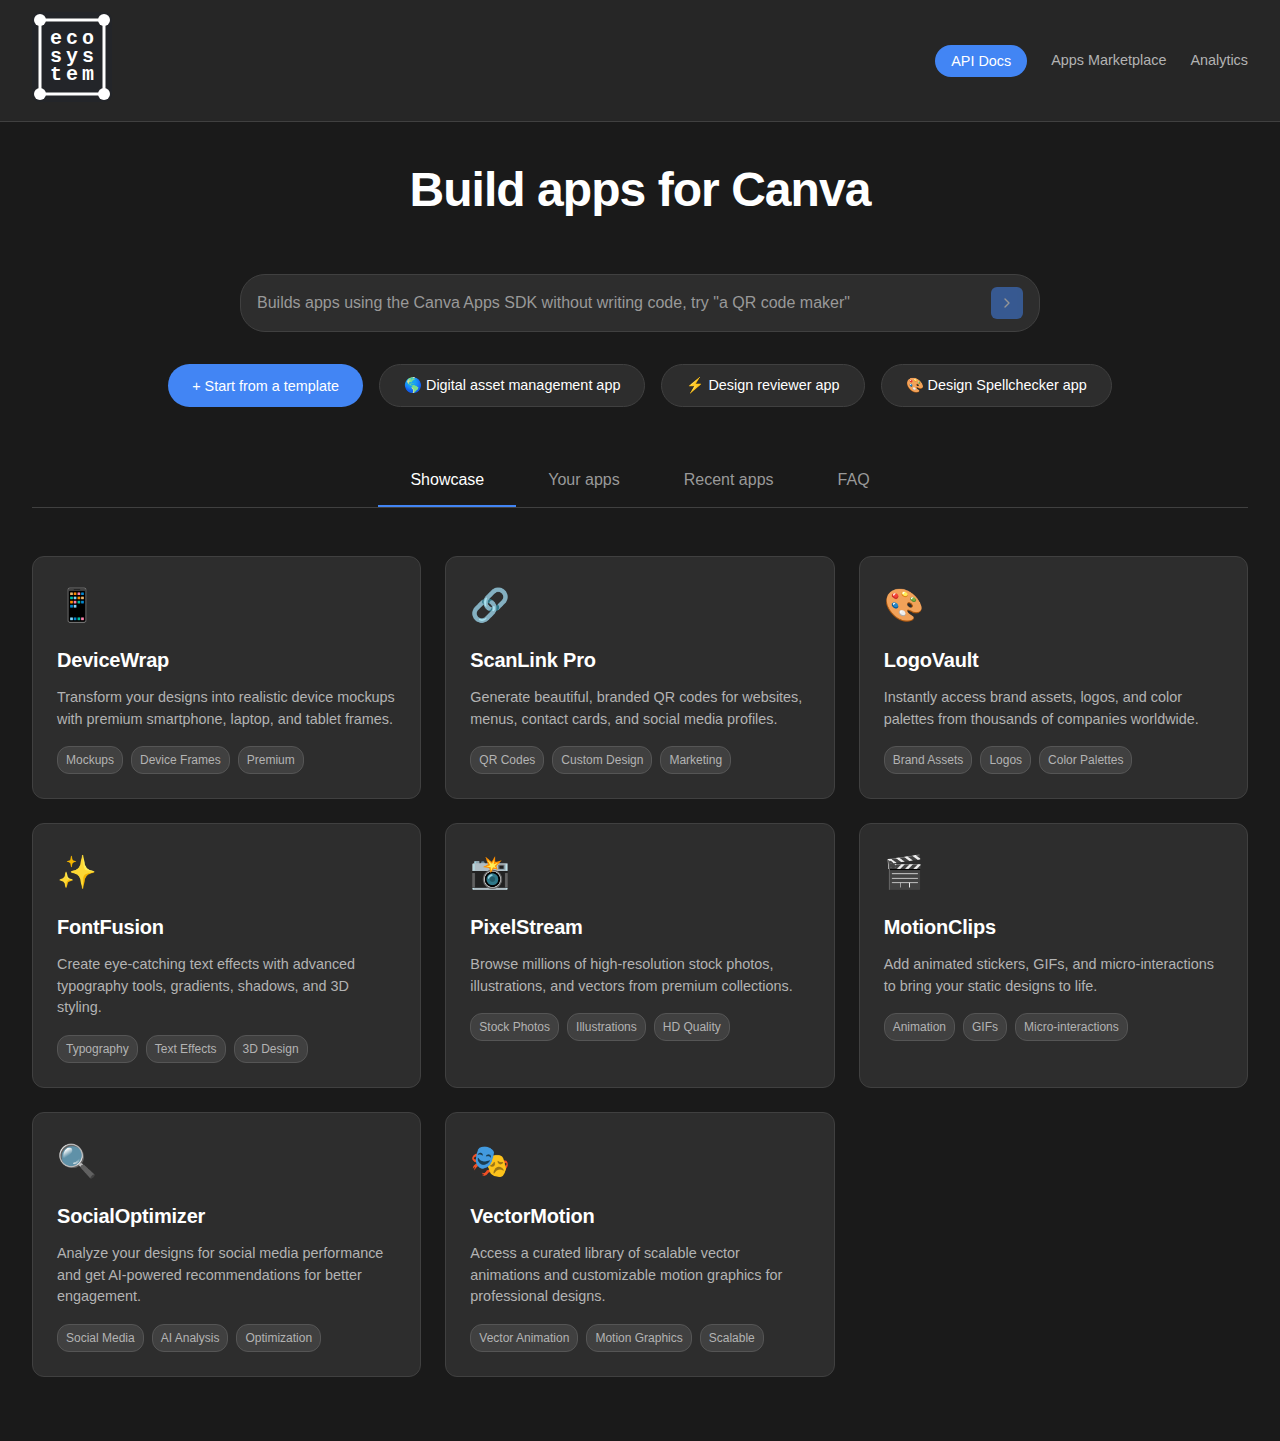
<file: index.html>
<!DOCTYPE html>
<html lang="en">
<head>
    <meta charset="UTF-8">
    <meta name="viewport" content="width=device-width, initial-scale=1.0">
    <title>Vibe Code apps for Canva</title>
    <link rel="stylesheet" href="styles.css">
</head>
<body>
    <div class="container">
        <!-- Header -->
        <header class="header">
            <div class="header-content">
                <div class="logo">
                    <svg width="80" height="90" viewBox="0 0 80 90" fill="none" xmlns="http://www.w3.org/2000/svg" style="background:#232529; border-radius:8px;">
                        <rect x="8" y="8" width="64" height="74" rx="0" stroke="white" stroke-width="3"/>
                        <circle cx="8" cy="8" r="6" fill="white"/>
                        <circle cx="72" cy="8" r="6" fill="white"/>
                        <circle cx="8" cy="82" r="6" fill="white"/>
                        <circle cx="72" cy="82" r="6" fill="white"/>
                        <g font-family="monospace, 'Courier New', Courier" font-weight="bold" font-size="20" fill="white" text-anchor="middle">
                            <text x="24" y="32">e</text>
                            <text x="40" y="32">c</text>
                            <text x="56" y="32">o</text>
                            <text x="24" y="50">s</text>
                            <text x="40" y="50">y</text>
                            <text x="56" y="50">s</text>
                            <text x="24" y="68">t</text>
                            <text x="40" y="68">e</text>
                            <text x="56" y="68">m</text>
                        </g>
                    </svg>
                </div>
                <div class="header-right">
                    <button class="api-key-btn">API Docs</button>
                    <span class="nav-item">Apps Marketplace</span>
                    <span class="nav-item">Analytics</span>
                    
                </div>
            </div>
        </header>

        <!-- Main Content -->
        <main class="main-content">
            <!-- Title Section -->
            <div class="title-section">
                <h1 class="main-title">
                    Build apps for <span class="canva-text">Canva</span>
                </h1>
            </div>

            <!-- Search Bar -->
            <div class="search-section">
                <div class="search-bar">
                    <input type="text" placeholder="Builds apps using the Canva Apps SDK without writing code, try &quot;a QR code maker&quot;" class="search-input">
                    <button class="search-btn" id="searchButton" disabled>
                        <svg width="24" height="24" viewBox="0 0 24 24" fill="none" xmlns="http://www.w3.org/2000/svg">
                            <path d="M9 18L15 12L9 6" stroke="white" stroke-width="2" stroke-linecap="round" stroke-linejoin="round"/>
                        </svg>
                    </button>
                    
                </div>
            </div>

            <!-- Action Buttons -->
            <div class="action-buttons">
                <button class="action-btn primary" id="startTemplateBtn">+ Start from a template</button>
                <button class="action-btn secondary" data-search-text="Design an app that connects my Google Drive to Canva for seamless asset management">🌎 Digital asset management app</button>
                <button class="action-btn secondary" data-search-text="Create a design review app that helps teams collaborate and provide feedback on creative projects">⚡ Design reviewer app</button>
                <button class="action-btn secondary" data-search-text="Build a design spellchecker that ensures brand consistency and catches design errors automatically">🎨 Design Spellchecker app</button>
            </div>

            <!-- Navigation Tabs -->
            <nav class="nav-tabs">
                <button class="nav-tab active">Showcase</button>
                <button class="nav-tab">Your apps</button>
                <button class="nav-tab">Recent apps</button>
                <button class="nav-tab">FAQ</button>
            </nav>

            <!-- App Cards Grid -->
            <div class="app-grid">
                <div class="app-card">
                    <div class="app-icon">📱</div>
                    <h3 class="app-title">DeviceWrap</h3>
                    <p class="app-description">Transform your designs into realistic device mockups with premium smartphone, laptop, and tablet frames.</p>
                    <div class="app-tags">
                        <span class="tag">Mockups</span>
                        <span class="tag">Device Frames</span>
                        <span class="tag">Premium</span>
                    </div>
                </div>

                <div class="app-card">
                    <div class="app-icon">🔗</div>
                    <h3 class="app-title">ScanLink Pro</h3>
                    <p class="app-description">Generate beautiful, branded QR codes for websites, menus, contact cards, and social media profiles.</p>
                    <div class="app-tags">
                        <span class="tag">QR Codes</span>
                        <span class="tag">Custom Design</span>
                        <span class="tag">Marketing</span>
                    </div>
                </div>

                <div class="app-card">
                    <div class="app-icon">🎨</div>
                    <h3 class="app-title">LogoVault</h3>
                    <p class="app-description">Instantly access brand assets, logos, and color palettes from thousands of companies worldwide.</p>
                    <div class="app-tags">
                        <span class="tag">Brand Assets</span>
                        <span class="tag">Logos</span>
                        <span class="tag">Color Palettes</span>
                    </div>
                </div>

                <div class="app-card">
                    <div class="app-icon">✨</div>
                    <h3 class="app-title">FontFusion</h3>
                    <p class="app-description">Create eye-catching text effects with advanced typography tools, gradients, shadows, and 3D styling.</p>
                    <div class="app-tags">
                        <span class="tag">Typography</span>
                        <span class="tag">Text Effects</span>
                        <span class="tag">3D Design</span>
                    </div>
                </div>

                <div class="app-card">
                    <div class="app-icon">📸</div>
                    <h3 class="app-title">PixelStream</h3>
                    <p class="app-description">Browse millions of high-resolution stock photos, illustrations, and vectors from premium collections.</p>
                    <div class="app-tags">
                        <span class="tag">Stock Photos</span>
                        <span class="tag">Illustrations</span>
                        <span class="tag">HD Quality</span>
                    </div>
                </div>

                <div class="app-card">
                    <div class="app-icon">🎬</div>
                    <h3 class="app-title">MotionClips</h3>
                    <p class="app-description">Add animated stickers, GIFs, and micro-interactions to bring your static designs to life.</p>
                    <div class="app-tags">
                        <span class="tag">Animation</span>
                        <span class="tag">GIFs</span>
                        <span class="tag">Micro-interactions</span>
                    </div>
                </div>

                <div class="app-card">
                    <div class="app-icon">🔍</div>
                    <h3 class="app-title">SocialOptimizer</h3>
                    <p class="app-description">Analyze your designs for social media performance and get AI-powered recommendations for better engagement.</p>
                    <div class="app-tags">
                        <span class="tag">Social Media</span>
                        <span class="tag">AI Analysis</span>
                        <span class="tag">Optimization</span>
                    </div>
                </div>

                <div class="app-card">
                    <div class="app-icon">🎭</div>
                    <h3 class="app-title">VectorMotion</h3>
                    <p class="app-description">Access a curated library of scalable vector animations and customizable motion graphics for professional designs.</p>
                    <div class="app-tags">
                        <span class="tag">Vector Animation</span>
                        <span class="tag">Motion Graphics</span>
                        <span class="tag">Scalable</span>
                    </div>
                </div>
            </div>
        </main>
    </div>

    <!-- Template Modal -->
    <div class="modal-overlay" id="templateModal">
        <div class="modal-container">
            <div class="modal-header">
                <div class="modal-tabs">
                    
                    <button class="modal-tab">Choose an app template</button>
                </div>
                <button class="modal-close" id="closeModal">×</button>
            </div>
            
            <div class="modal-content">
                <div class="template-grid">
                    <div class="template-card">
                        <div class="template-icon">📝</div>
                        <h3 class="template-title">Empty</h3>
                        <p class="template-description">An empty app</p>
                    </div>

                    <div class="template-card">
                        <div class="template-icon">🎨</div>
                        <h3 class="template-title">AI Image Generator</h3>
                        <p class="template-description">Create AI-generated images using advanced models</p>
                    </div>

                    <div class="template-card">
                        <div class="template-icon">✂️</div>
                        <h3 class="template-title">Image Editor</h3>
                        <p class="template-description">Edit and enhance images with powerful tools</p>
                    </div>

                    <div class="template-card">
                        <div class="template-icon">🏠</div>
                        <h3 class="template-title">Real Estate Listings</h3>
                        <p class="template-description">Manage and showcase property listings</p>
                    </div>

                    <div class="template-card">
                        <div class="template-icon">📁</div>
                        <h3 class="template-title">DAM App</h3>
                        <p class="template-description">Digital Asset Management system for organizing files</p>
                    </div>

                    <div class="template-card">
                        <div class="template-icon">🔍</div>
                        <h3 class="template-title">Searchable List</h3>
                        <p class="template-description">Create searchable and filterable lists</p>
                    </div>

                    <div class="template-card">
                        <div class="template-icon">💬</div>
                        <h3 class="template-title">Chat App</h3>
                        <p class="template-description">Real-time messaging and communication platform</p>
                    </div>

                    <div class="template-card">
                        <div class="template-icon">📚</div>
                        <h3 class="template-title">Publishing App</h3>
                        <p class="template-description">Content creation and publishing platform</p>
                    </div>
                </div>
            </div>
        </div>
    </div>

    <script>
        // Modal functionality
        const templateModal = document.getElementById('templateModal');
        const startTemplateBtn = document.getElementById('startTemplateBtn');
        const closeModal = document.getElementById('closeModal');
        const searchInput = document.querySelector('.search-input');
        const searchButton = document.getElementById('searchButton');

        // Open modal
        startTemplateBtn.addEventListener('click', () => {
            templateModal.style.display = 'flex';
            document.body.style.overflow = 'hidden';
        });

        // Close modal
        closeModal.addEventListener('click', () => {
            templateModal.style.display = 'none';
            document.body.style.overflow = 'auto';
        });

        // Close modal when clicking outside
        templateModal.addEventListener('click', (e) => {
            if (e.target === templateModal) {
                templateModal.style.display = 'none';
                document.body.style.overflow = 'auto';
            }
        });

        // Template card click handlers
        document.querySelectorAll('.template-card').forEach(card => {
            card.addEventListener('click', () => {
                const title = card.querySelector('.template-title').textContent;
                templateModal.style.display = 'none';
                document.body.style.overflow = 'auto';
                // Navigate to app builder
                window.location.href = `app-builder.html?app=${encodeURIComponent(title)}`;
            });
        });

        // Action button click handlers to populate search input
        document.querySelectorAll('.action-btn.secondary').forEach(button => {
            button.addEventListener('click', () => {
                const searchText = button.getAttribute('data-search-text');
                if (searchText && searchInput) {
                    searchInput.value = searchText;
                    searchInput.focus();
                    
                    // Update search button state after populating text
                    updateSearchButton();
                    
                    // Add a subtle animation to highlight the change
                    searchInput.style.borderColor = '#4285f4';
                    setTimeout(() => {
                        searchInput.style.borderColor = '';
                    }, 1000);
                }
            });
        });

        // Showcase app card click handlers
        document.querySelectorAll('.app-card').forEach(card => {
            card.addEventListener('click', () => {
                const title = card.querySelector('.app-title').textContent;
                // Navigate to app builder
                window.location.href = `app-builder.html?app=${encodeURIComponent(title)}`;
            });
        });

        // Search functionality
        function updateSearchButton() {
            const hasText = searchInput.value.trim().length > 0;
            searchButton.disabled = !hasText;
            if (hasText) {
                searchButton.style.opacity = '1';
                searchButton.style.cursor = 'pointer';
            } else {
                searchButton.style.opacity = '0.5';
                searchButton.style.cursor = 'not-allowed';
            }
        }

        // Listen for input changes
        searchInput.addEventListener('input', updateSearchButton);
        searchInput.addEventListener('keypress', (e) => {
            if (e.key === 'Enter' && !searchButton.disabled) {
                navigateToBuilder();
            }
        });

        // Search button click handler
        searchButton.addEventListener('click', () => {
            if (!searchButton.disabled) {
                navigateToBuilder();
            }
        });

        function navigateToBuilder() {
            const query = searchInput.value.trim();
            if (query) {
                // Navigate to app builder with search query
                window.location.href = `app-builder.html?query=${encodeURIComponent(query)}`;
            }
        }

        // Initialize button state
        updateSearchButton();
    </script>
</body>
</html>
</file>
<file: styles.css>
/* Font Loading */
@font-face {
    font-family: 'Canva Sans';
    font-display: swap;
}

@font-face {
    font-family: 'Canva Sans Display';
    font-display: swap;
}

* {
    margin: 0;
    padding: 0;
    box-sizing: border-box;
}

body {
    font-family: 'Canva Sans', -apple-system, BlinkMacSystemFont, 'Segoe UI', Roboto, Helvetica, Arial, sans-serif;
    background-color: #1a1a1a;
    color: #ffffff;
    line-height: 1.5;
    min-height: 100vh;
    font-feature-settings: "kern" 1;
    -webkit-font-smoothing: antialiased;
    -moz-osx-font-smoothing: grayscale;
}

.container {
    min-height: 100vh;
    display: flex;
    flex-direction: column;
}

/* Header Styles */
.header {
    background-color: #262626;
    border-bottom: 1px solid #404040;
    padding: 0.75rem 2rem;
    position: sticky;
    top: 0;
    z-index: 100;
}

.header-content {
    display: flex;
    justify-content: space-between;
    align-items: center;
    max-width: 1400px;
    margin: 0 auto;
}

.logo {
    color: #4285f4;
}

.header-right {
    display: flex;
    align-items: center;
    gap: 1.5rem;
}

.api-key-btn {
    background-color: #4285f4;
    color: white;
    border: none;
    padding: 0.5rem 1rem;
    border-radius: 20px;
    cursor: pointer;
    font-size: 0.9rem;
    font-weight: 500;
    transition: background-color 0.2s;
}

.api-key-btn:hover {
    background-color: #3367d6;
}

.nav-item {
    color: #b3b3b3;
    cursor: pointer;
    font-size: 0.9rem;
    font-weight: 500;
    transition: color 0.2s;
}

.nav-item:hover {
    color: #ffffff;
}

.settings-icon, 
.profile-icon {
    cursor: pointer;
    font-size: 1.2rem;
}

/* Main Content */
.main-content {
    flex: 1;
    max-width: 1400px;
    margin: 0 auto;
    padding: 2rem;
    width: 100%;
}

/* Title Section */
.title-section {
    text-align: center;
    margin-bottom: 3rem;
}

.main-title {
    font-family: 'Canva Sans Display', 'Canva Sans', -apple-system, BlinkMacSystemFont, sans-serif;
    font-size: 3rem;
    font-weight: 600;
    margin-bottom: 1rem;
    letter-spacing: -0.02em;
}

.gemini-text {
    background: linear-gradient(45deg, #4285f4, #34a853, #fbbc04, #ea4335);
    -webkit-background-clip: text;
    -webkit-text-fill-color: transparent;
    background-clip: text;
    font-weight: 400;
}

.experimental-badge {
    display: inline-block;
    background-color: #4285f4;
    color: white;
    font-size: 0.7rem;
    padding: 0.25rem 0.5rem;
    border-radius: 4px;
    margin-left: 0.5rem;
    font-weight: 500;
    vertical-align: super;
}

/* Search Section */
.search-section {
    margin-bottom: 2rem;
}

.search-bar {
    display: flex;
    align-items: center;
    background-color: #2d2d2d;
    border: 1px solid #404040;
    border-radius: 25px;
    padding: 0.75rem 1rem;
    max-width: 800px;
    margin: 0 auto;
    gap: 0.5rem;
}

.search-input {
    flex: 1;
    background: none;
    border: none;
    color: #ffffff;
    font-size: 1rem;
    font-weight: 400;
    outline: none;
}

.search-input::placeholder {
    color: #999999;
}

.search-btn {
    background-color: #4285f4;
    border: none;
    color: white;
    cursor: pointer;
    padding: 0.5rem;
    border-radius: 6px;
    transition: all 0.2s;
    opacity: 0.5;
    display: flex;
    align-items: center;
    justify-content: center;
}

.search-btn:not(:disabled):hover {
    background-color: #3367d6;
    transform: translateX(2px);
}

.search-btn:disabled {
    cursor: not-allowed;
    opacity: 0.5;
}

.search-btn svg {
    width: 16px;
    height: 16px;
}

/* Action Buttons */
.action-buttons {
    display: flex;
    justify-content: center;
    gap: 1rem;
    margin-bottom: 3rem;
    flex-wrap: wrap;
}

.action-btn {
    padding: 0.75rem 1.5rem;
    border-radius: 25px;
    cursor: pointer;
    font-size: 0.9rem;
    font-weight: 500;
    transition: all 0.2s;
    border: 1px solid transparent;
}

.action-btn.primary {
    background-color: #4285f4;
    color: white;
    border: none;
}

.action-btn.primary:hover {
    background-color: #3367d6;
}

.action-btn.secondary {
    background-color: #2d2d2d;
    color: #ffffff;
    border: 1px solid #404040;
}

.action-btn.secondary:hover {
    background-color: #404040;
}

/* Navigation Tabs */
.nav-tabs {
    display: flex;
    justify-content: center;
    gap: 0;
    margin-bottom: 3rem;
    border-bottom: 1px solid #404040;
}

.nav-tab {
    background: none;
    border: none;
    color: #999999;
    cursor: pointer;
    padding: 1rem 2rem;
    font-size: 1rem;
    font-weight: 500;
    transition: all 0.2s;
    border-bottom: 2px solid transparent;
}

.nav-tab:hover {
    color: #ffffff;
}

.nav-tab.active {
    color: #ffffff;
    border-bottom-color: #4285f4;
}

/* App Grid */
.app-grid {
    display: grid;
    grid-template-columns: repeat(auto-fill, minmax(320px, 1fr));
    gap: 1.5rem;
    margin-bottom: 2rem;
}

.app-card {
    background-color: #2d2d2d;
    border: 1px solid #404040;
    border-radius: 12px;
    padding: 1.5rem;
    transition: all 0.2s;
    cursor: pointer;
}

.app-card:hover {
    background-color: #353535;
    border-color: #4285f4;
    transform: translateY(-2px);
}

.app-icon {
    font-size: 2rem;
    margin-bottom: 1rem;
    display: block;
}

.app-title {
    font-family: 'Canva Sans Display', 'Canva Sans', -apple-system, BlinkMacSystemFont, sans-serif;
    font-size: 1.25rem;
    font-weight: 600;
    margin-bottom: 0.75rem;
    color: #ffffff;
    letter-spacing: -0.01em;
}

.app-description {
    color: #b3b3b3;
    font-size: 0.9rem;
    font-weight: 400;
    line-height: 1.5;
    margin-bottom: 1rem;
}

.app-tags {
    display: flex;
    flex-wrap: wrap;
    gap: 0.5rem;
}

.tag {
    background-color: #404040;
    color: #b3b3b3;
    font-size: 0.75rem;
    font-weight: 500;
    padding: 0.25rem 0.5rem;
    border-radius: 12px;
    border: 1px solid #555555;
}

/* Modal Styles */
.modal-overlay {
    display: none;
    position: fixed;
    top: 0;
    left: 0;
    width: 100vw;
    height: 100vh;
    background-color: rgba(0, 0, 0, 0.8);
    backdrop-filter: blur(4px);
    z-index: 1000;
    justify-content: center;
    align-items: center;
    padding: 2rem;
}

.modal-container {
    background-color: #1a1a1a;
    border: 1px solid #404040;
    border-radius: 16px;
    width: 100%;
    max-width: 1000px;
    max-height: 90vh;
    overflow-y: auto;
    position: relative;
}

.modal-header {
    display: flex;
    justify-content: space-between;
    align-items: center;
    padding: 1.5rem 2rem;
    border-bottom: 1px solid #404040;
}

.modal-tabs {
    display: flex;
    gap: 0;
}

.modal-tab {
    background: none;
    border: none;
    color: #999999;
    cursor: pointer;
    padding: 0.5rem 1rem;
    font-size: 1rem;
    font-weight: 500;
    transition: all 0.2s;
    border-bottom: 2px solid transparent;
}

.modal-tab:hover {
    color: #ffffff;
}

.modal-tab.active {
    color: #ffffff;
    border-bottom-color: #4285f4;
}

.modal-close {
    background: none;
    border: none;
    color: #999999;
    cursor: pointer;
    font-size: 1.5rem;
    width: 2rem;
    height: 2rem;
    border-radius: 50%;
    display: flex;
    align-items: center;
    justify-content: center;
    transition: all 0.2s;
}

.modal-close:hover {
    background-color: #404040;
    color: #ffffff;
}

.modal-content {
    padding: 2rem;
}

.template-grid {
    display: grid;
    grid-template-columns: repeat(auto-fill, minmax(280px, 1fr));
    gap: 1.5rem;
}

.template-card {
    background-color: #2d2d2d;
    border: 1px solid #404040;
    border-radius: 12px;
    padding: 1.5rem;
    cursor: pointer;
    transition: all 0.2s;
    position: relative;
}

.template-card:hover {
    background-color: #353535;
    border-color: #4285f4;
    transform: translateY(-2px);
}

.template-icon {
    font-size: 2rem;
    margin-bottom: 1rem;
    display: block;
}

.template-title {
    font-family: 'Canva Sans Display', 'Canva Sans', -apple-system, BlinkMacSystemFont, sans-serif;
    font-size: 1.1rem;
    font-weight: 600;
    margin-bottom: 0.5rem;
    color: #ffffff;
    letter-spacing: -0.01em;
}

.template-description {
    color: #b3b3b3;
    font-size: 0.85rem;
    font-weight: 400;
    line-height: 1.4;
}

/* Responsive Design */
@media (max-width: 768px) {
    .main-content {
        padding: 1rem;
    }
    
    .main-title {
        font-size: 2rem;
    }
    
    .header-content {
        padding: 0 1rem;
    }
    
    .header-right {
        gap: 1rem;
    }
    
    .nav-item {
        display: none;
    }
    
    .action-buttons {
        flex-direction: column;
        align-items: center;
    }
    
    .action-btn {
        width: 100%;
        max-width: 300px;
    }
    
    .app-grid {
        grid-template-columns: 1fr;
    }
    
    .modal-overlay {
        padding: 1rem;
    }
    
    .modal-header {
        padding: 1rem;
    }
    
    .modal-content {
        padding: 1rem;
    }
    
    .template-grid {
        grid-template-columns: 1fr;
    }
}

@media (max-width: 480px) {
    .main-title {
        font-size: 1.5rem;
    }
    
    .search-bar {
        margin: 0 1rem;
    }
    
    .nav-tab {
        padding: 0.75rem 1rem;
        font-size: 0.9rem;
    }
    
    .modal-tab {
        font-size: 0.9rem;
        padding: 0.5rem 0.75rem;
    }
}
</file>
